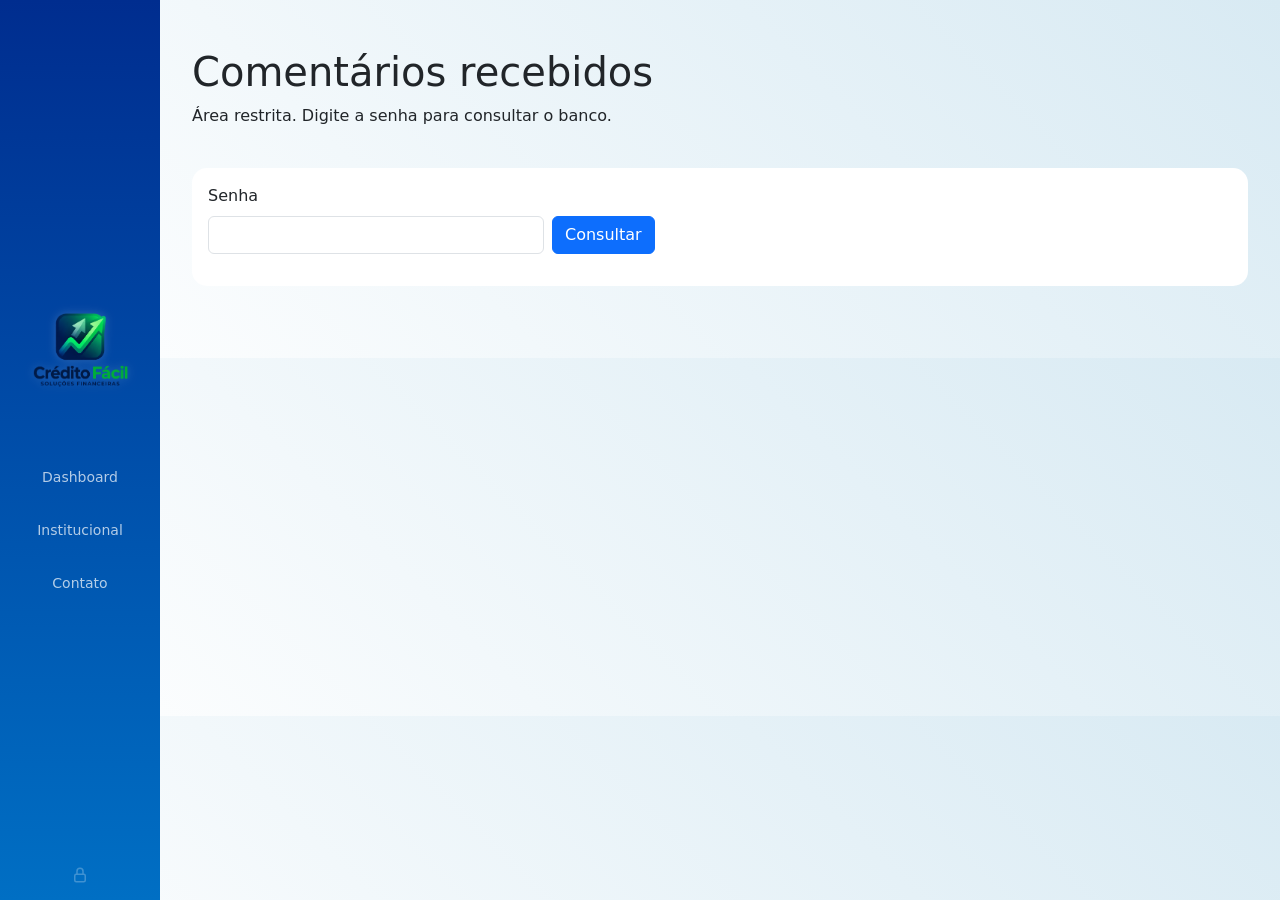
<file: frontend/admin.html>
<!DOCTYPE html>
<html lang="pt-BR">
<head>
    <meta charset="UTF-8">
    <meta name="viewport" content="width=device-width, initial-scale=1.0">
    <meta name="robots" content="noindex">
    <link rel="stylesheet" href="./styles/styles.css">
    <link href="https://cdn.jsdelivr.net/npm/bootstrap@5.3.8/dist/css/bootstrap.min.css" rel="stylesheet" integrity="sha384-sRIl4kxILFvY47J16cr9ZwB07vP4J8+LH7qKQnuqkuIAvNWLzeN8tE5YBujZqJLB" crossorigin="anonymous">
    <title>Comentários - Crédito Fácil</title>
    <link rel="shortcut icon" href="./imgs/favicon.png" type="image/x-icon">
</head>
<body>
        <nav class="nav flex-column">
      <a class="nav-logo" href="./index.html" aria-label="Ir para o Dashboard"></a>
      <a class="nav-link" href="./index.html">Dashboard</a>
      <a class="nav-link" href="./institucional.html">Institucional</a>
      <a class="nav-link" href="./contato.html">Contato</a>
      <button class="nav-link menu-btn" data-bs-toggle="collapse" data-bs-target="#nav-menu" aria-expanded="false">&#9776;</button>
      <div class="menu collapse" id="nav-menu">
        <a class="menu-item" href="./index.html">Dashboard</a>
        <a class="menu-item" href="./institucional.html">Institucional</a>
        <a class="menu-item" href="./contato.html">Contato</a>
      </div>
      <a class="nav-admin" href="./admin.html" title="Área restrita" aria-label="Área restrita">
        <svg viewBox="0 0 24 24" width="18" height="18" fill="none" stroke="currentColor" stroke-width="2" stroke-linecap="round" stroke-linejoin="round" aria-hidden="true"><rect x="5" y="11" width="14" height="10" rx="2"/><path d="M8 11V7a4 4 0 0 1 8 0v4"/></svg>
      </a>
    </nav>
    <div class="contentWrapper">
        <section>
            <div class="contentWrapper-header">
                <h1>Comentários recebidos</h1>
                Área restrita. Digite a senha para consultar o banco.
            </div>
        </section>
        <section>
            <div class="card">
                <div class="card-body">
                    <form id="formAdmin" class="row g-2 align-items-end" novalidate>
                        <div class="col-sm-6 col-md-4">
                            <label for="campoSenha" class="form-label">Senha</label>
                            <input type="password" class="form-control" id="campoSenha" autocomplete="current-password" required>
                        </div>
                        <div class="col-auto">
                            <button type="submit" class="btn btn-primary" id="botaoConsultar">Consultar</button>
                        </div>
                    </form>
                    <div id="avisoAdmin" class="mt-3" role="status" aria-live="polite"></div>
                    <pre id="consultaAdmin" class="mt-3 mb-2" hidden></pre>
                    <div class="table-responsive">
                        <table class="table table-striped table-sm" id="tabelaAdmin" hidden>
                            <thead></thead>
                            <tbody></tbody>
                        </table>
                    </div>
                </div>
            </div>
        </section>
    </div>
</body>
<script src="https://cdn.jsdelivr.net/npm/bootstrap@5.3.8/dist/js/bootstrap.bundle.min.js" integrity="sha384-FKyoEForCGlyvwx9Hj09JcYn3nv7wiPVlz7YYwJrWVcXK/BmnVDxM+D2scQbITxI" crossorigin="anonymous"></script>
<script src="./js/admin.js"></script>
</html>
</file>
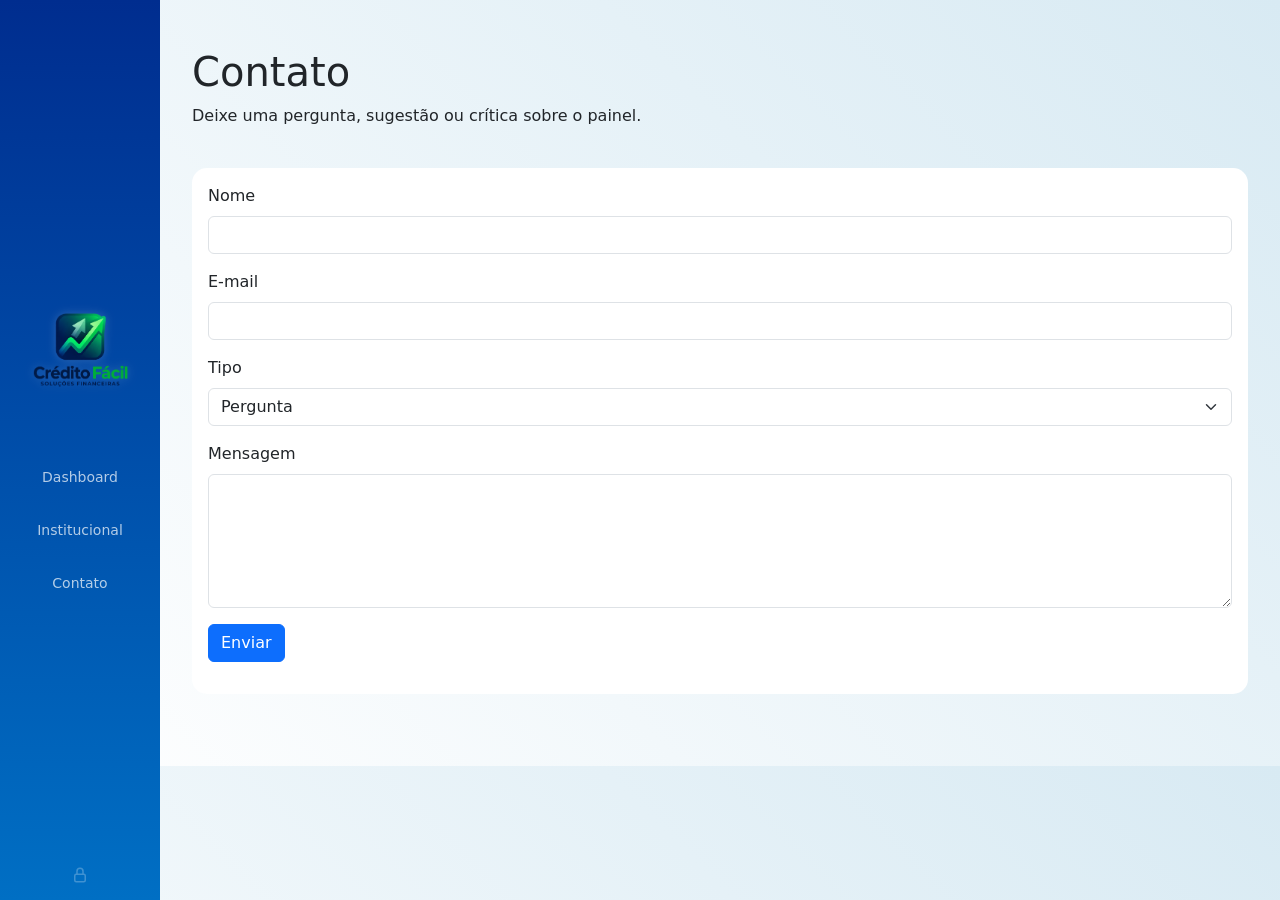
<file: frontend/contato.html>
<!DOCTYPE html>
<html lang="pt-BR">
<head>
    <meta charset="UTF-8">
    <meta name="viewport" content="width=device-width, initial-scale=1.0">
    <link rel="stylesheet" href="./styles/styles.css">
    <link href="https://cdn.jsdelivr.net/npm/bootstrap@5.3.8/dist/css/bootstrap.min.css" rel="stylesheet" integrity="sha384-sRIl4kxILFvY47J16cr9ZwB07vP4J8+LH7qKQnuqkuIAvNWLzeN8tE5YBujZqJLB" crossorigin="anonymous">
    <title>Contato - Crédito Fácil</title>
    <link rel="shortcut icon" href="./imgs/favicon.png" type="image/x-icon">
</head>
<body>
        <nav class="nav flex-column">
      <a class="nav-logo" href="./index.html" aria-label="Ir para o Dashboard"></a>
      <a class="nav-link" href="./index.html">Dashboard</a>
      <a class="nav-link" href="./institucional.html">Institucional</a>
      <a class="nav-link active" href="./contato.html">Contato</a>
      <button class="nav-link menu-btn" data-bs-toggle="collapse" data-bs-target="#nav-menu" aria-expanded="false">&#9776;</button>
      <div class="menu collapse" id="nav-menu">
        <a class="menu-item" href="./index.html">Dashboard</a>
        <a class="menu-item" href="./institucional.html">Institucional</a>
        <a class="menu-item" href="./contato.html">Contato</a>
      </div>
      <a class="nav-admin" href="./admin.html" title="Área restrita" aria-label="Área restrita">
        <svg viewBox="0 0 24 24" width="18" height="18" fill="none" stroke="currentColor" stroke-width="2" stroke-linecap="round" stroke-linejoin="round" aria-hidden="true"><rect x="5" y="11" width="14" height="10" rx="2"/><path d="M8 11V7a4 4 0 0 1 8 0v4"/></svg>
      </a>
    </nav>
    <div class="contentWrapper">
        <section>
            <div class="contentWrapper-header">
                <h1>Contato</h1>
                Deixe uma pergunta, sugestão ou crítica sobre o painel.
            </div>
        </section>
        <section>
            <div class="card">
                <div class="card-body">
                    <form id="formContato" novalidate>
                        <div class="mb-3">
                            <label for="campoNome" class="form-label">Nome</label>
                            <input type="text" class="form-control" id="campoNome" name="nome" maxlength="100" required>
                        </div>
                        <div class="mb-3">
                            <label for="campoEmail" class="form-label">E-mail</label>
                            <input type="email" class="form-control" id="campoEmail" name="email" maxlength="150" required>
                        </div>
                        <div class="mb-3">
                            <label for="campoTipo" class="form-label">Tipo</label>
                            <select class="form-select" id="campoTipo" name="tipo" required>
                                <option value="pergunta">Pergunta</option>
                                <option value="sugestao">Sugestão</option>
                                <option value="critica">Crítica</option>
                            </select>
                        </div>
                        <div class="mb-3">
                            <label for="campoMensagem" class="form-label">Mensagem</label>
                            <textarea class="form-control" id="campoMensagem" name="mensagem" rows="5" maxlength="2000" required></textarea>
                        </div>
                        <div style="position:absolute;left:-9999px;" aria-hidden="true">
                            <label for="campoEmpresa">Empresa</label>
                            <input type="text" id="campoEmpresa" name="empresa" tabindex="-1" autocomplete="off">
                        </div>
                        <button type="submit" class="btn btn-primary" id="botaoEnviar">Enviar</button>
                        <div id="avisoContato" class="mt-3" role="status" aria-live="polite"></div>
                    </form>
                </div>
            </div>
        </section>
    </div>
</body>
<script src="https://cdn.jsdelivr.net/npm/bootstrap@5.3.8/dist/js/bootstrap.bundle.min.js" integrity="sha384-FKyoEForCGlyvwx9Hj09JcYn3nv7wiPVlz7YYwJrWVcXK/BmnVDxM+D2scQbITxI" crossorigin="anonymous"></script>
<script src="./js/contato.js"></script>
</html>
</file>
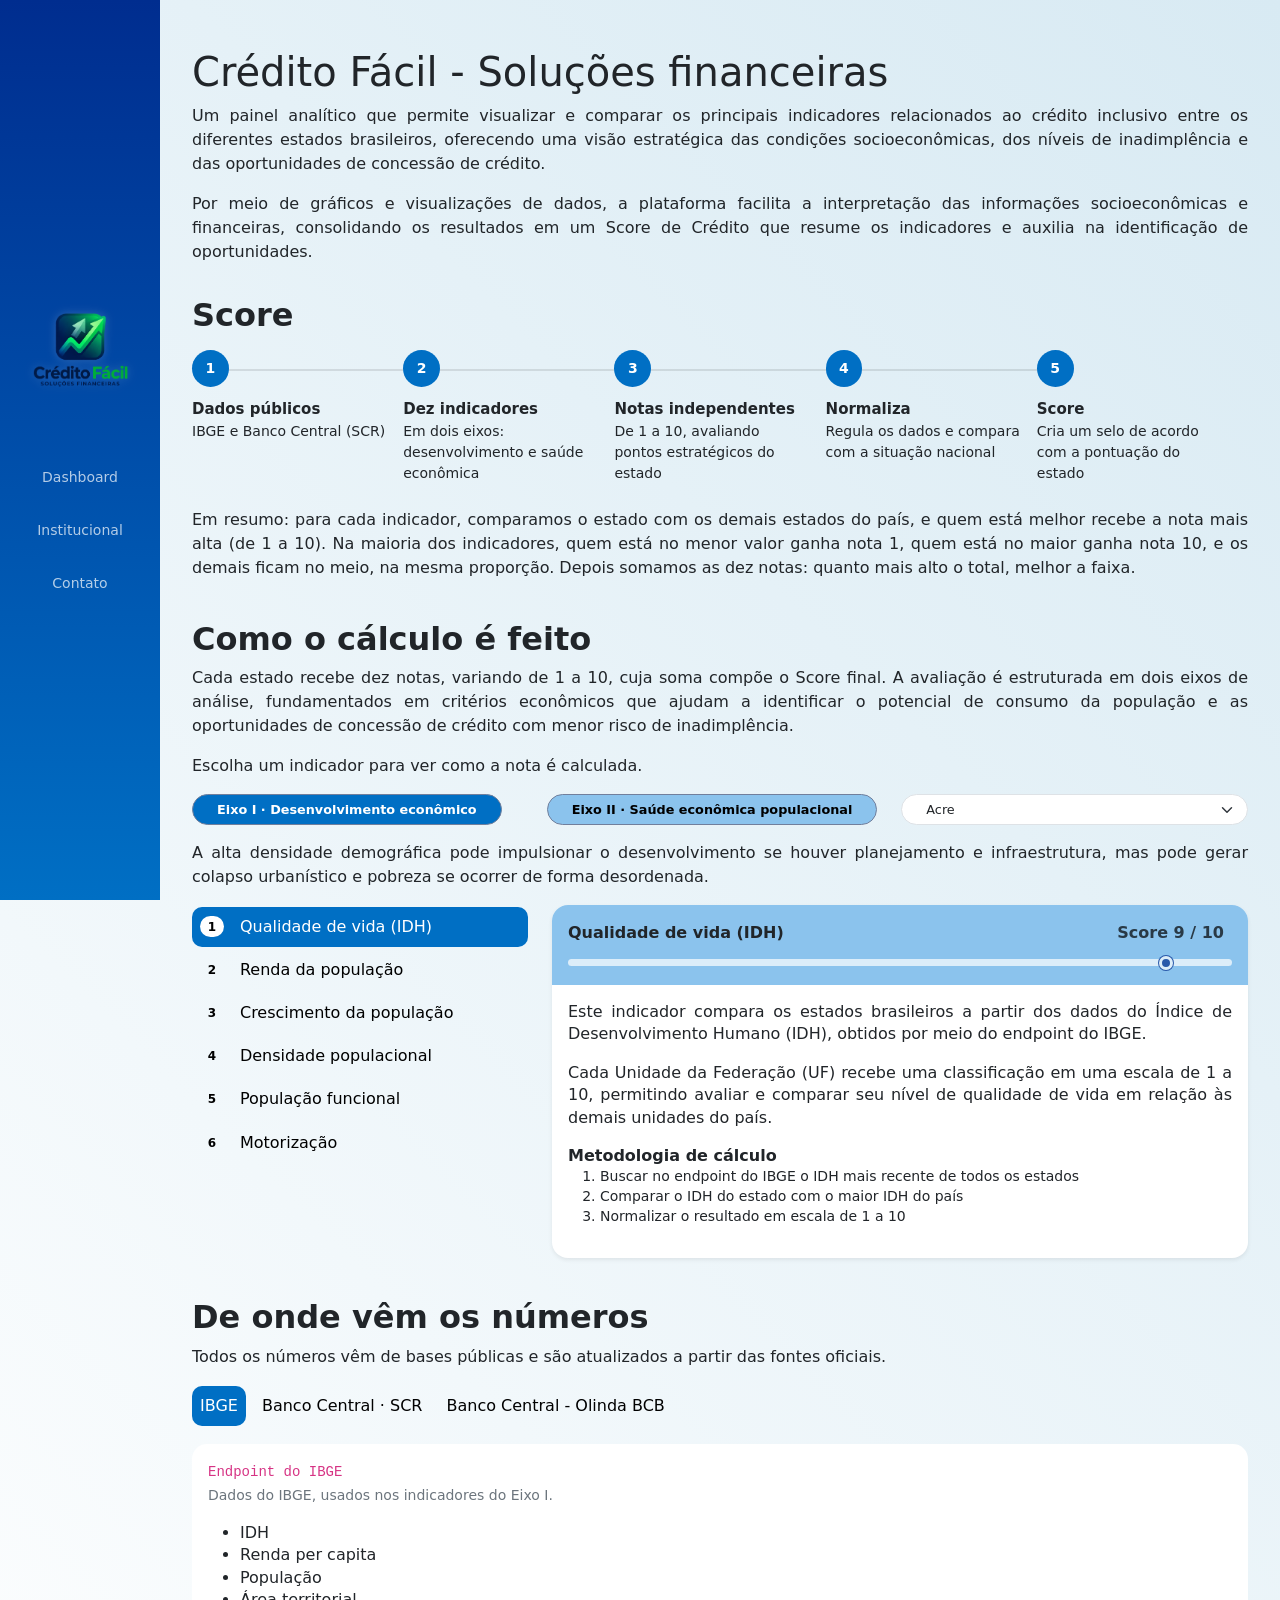
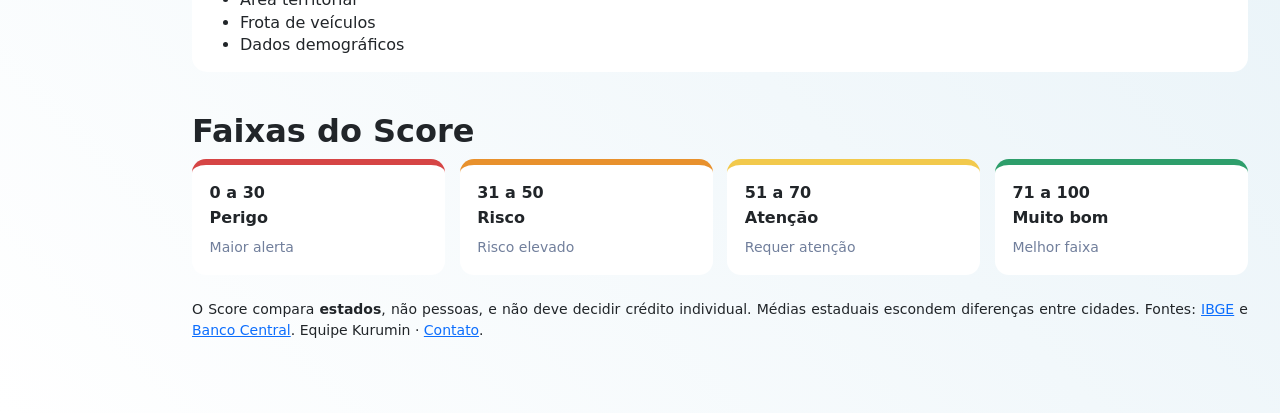
<file: frontend/institucional.html>
<!DOCTYPE html>
<html lang="pt-BR">
  <head>
    <meta charset="UTF-8" />
    <meta name="viewport" content="width=device-width, initial-scale=1.0" />
    <title>Crédito Fácil - Soluções financeiras</title>
    <link rel="shortcut icon" href="./imgs/favicon.png" type="image/x-icon" />
    <link rel="stylesheet" href="./styles/styles.css" />
    <link rel="stylesheet" href="./styles/institucional.css" />
    <link
      href="https://cdn.jsdelivr.net/npm/bootstrap@5.3.8/dist/css/bootstrap.min.css"
      rel="stylesheet"
      integrity="sha384-sRIl4kxILFvY47J16cr9ZwB07vP4J8+LH7qKQnuqkuIAvNWLzeN8tE5YBujZqJLB"
      crossorigin="anonymous"
    />
  </head>
  <body onload="pegarUf()">
    <nav class="nav flex-column">
      <a class="nav-logo" href="./index.html" aria-label="Ir para o Dashboard"></a>
      <a class="nav-link active" href="./index.html">Dashboard</a>
      <a class="nav-link" href="./institucional.html">Institucional</a>
      <a class="nav-link" href="./contato.html">Contato</a>
      <button class="nav-link menu-btn" data-bs-toggle="collapse" data-bs-target="#nav-menu" aria-expanded="false">&#9776;</button>
      <div class="menu collapse" id="nav-menu">
        <a class="menu-item" href="./index.html">Dashboard</a>
        <a class="menu-item" href="./institucional.html">Institucional</a>
        <a class="menu-item" href="./contato.html">Contato</a>
      </div>
    </nav>
    <main class="contentWrapper">
      <section>
        <div class="contentWrapper-header">
          <h1>Crédito Fácil - Soluções financeiras</h1>
          <p>
            Um painel analítico que permite visualizar e comparar os principais indicadores relacionados ao crédito inclusivo entre os diferentes
            estados brasileiros, oferecendo uma visão estratégica das condições socioeconômicas, dos níveis de inadimplência e das oportunidades de
            concessão de crédito.
          </p>
          <p>
            Por meio de gráficos e visualizações de dados, a plataforma facilita a interpretação das informações socioeconômicas e financeiras,
            consolidando os resultados em um Score de Crédito que resume os indicadores e auxilia na identificação de oportunidades.
          </p>
        </div>
        <h2 class="x-h contentWrapper-header">Score</h2>
        <div class="fluxocalculo">
          <div class="etapas"><b>Dados públicos</b>IBGE e Banco Central (SCR)</div>
          <div class="etapas"><b>Dez indicadores </b>Em dois eixos: desenvolvimento e saúde econômica</div>
          <div class="etapas"><b>Notas independentes</b>De 1 a 10, avaliando pontos estratégicos do estado</div>
          <div class="etapas"><b>Normaliza</b>Regula os dados e compara com a situação nacional</div>
          <div class="etapas"><b>Score</b>Cria um selo de acordo com a pontuação do estado</div>
        </div>
        <p class="subtitulo s-p mt-4">
          Em resumo: para cada indicador, comparamos o estado com os demais estados do país, e quem está melhor recebe a nota mais alta (de 1 a 10).
          Na maioria dos indicadores, quem está no menor valor ganha nota 1, quem está no maior ganha nota 10, e os demais ficam no meio, na mesma proporção. Depois somamos as dez notas: quanto mais alto o total,
          melhor a faixa.
        </p>
      </section>
      <section>
        <h2 class="x-h contentWrapper-header">Como o cálculo é feito</h2>
        <p class="">
          Cada estado recebe dez notas, variando de 1 a 10, cuja soma compõe o Score final. A avaliação é estruturada em dois eixos de análise,
          fundamentados em critérios econômicos que ajudam a identificar o potencial de consumo da população e as oportunidades de concessão de
          crédito com menor risco de inadimplência.
        </p>
        <p>Escolha um indicador para ver como a nota é calculada.</p>
        <ul class="nav gap-2 mb-3" id="axes" role="tablist" aria-label="Eixo">
          <li class="nav-item" role="presentation">
            <button
              class="nav-link2 active"
              id="eixo1-tab"
              data-bs-toggle="pill"
              data-bs-target="#eixo1"
              type="button"
              role="tab"
              aria-controls="eixo1"
              aria-selected="true"
            >
              Eixo I · Desenvolvimento econômico
            </button>
          </li>
          <li class="nav-item" role="presentation">
            <button
              class="botao-eixo nav-link2"
              id="eixo2-tab"
              data-bs-toggle="pill"
              data-bs-target="#eixo2"
              type="button"
              role="tab"
              aria-controls="eixo2"
              aria-selected="false"
            >
              Eixo II · Saúde econômica populacional
            </button>
          </li>
          <li>
            <select class="form-select" aria-label="" id="filtroUFSelect" selected="Acre">
              <option selected value="Acre">Acre</option>
              <option value="Alagoas">Alagoas</option>
              <option value="Amapa">Amapá</option>
              <option value="Amazonas">Amazonas</option>
              <option value="Bahia">Bahia</option>
              <option value="Ceara">Ceará</option>
              <option value="Distrito Federal">Distrito Federal</option>
              <option value="Espirito Santo">Espírito Santo</option>
              <option value="Goias">Goiás</option>
              <option value="Maranhao">Maranhão</option>
              <option value="Mato Grosso">Mato Grosso</option>
              <option value="Mato Grosso do Sul">Mato Grosso do Sul</option>
              <option value="Minas Gerais">Minas Gerais</option>
              <option value="Para">Pará</option>
              <option value="Paraiba">Paraíba</option>
              <option value="Parana">Paraná</option>
              <option value="Pernambuco">Pernambuco</option>
              <option value="Piaui">Piauí</option>
              <option value="Rio de Janeiro">Rio de Janeiro</option>
              <option value="Rio Grande do Norte">Rio Grande do Norte</option>
              <option value="Rio Grande do Sul">Rio Grande do Sul</option>
              <option value="Rondonia">Rondônia</option>
              <option value="Roraima">Roraima</option>
              <option value="Santa Catarina">Santa Catarina</option>
              <option value="Sao Paulo">São Paulo</option>
              <option value="Sergipe">Sergipe</option>
              <option value="Tocantins">Tocantins</option>
            </select>
          </li>
        </ul>

        <div class="tab-content">
          <div class="tab-pane fade show active" id="eixo1" role="tabpanel" aria-labelledby="eixo1-tab" tabindex="0">
            <p>
              A alta densidade demográfica pode impulsionar o desenvolvimento se houver planejamento e infraestrutura, mas pode gerar colapso
              urbanístico e pobreza se ocorrer de forma desordenada.
            </p>
            <div class="row g-4">
              <div class="col-md-4">
                <div class="nav flex-column nav-pills" role="tablist" aria-orientation="vertical" aria-label="Indicadores do Eixo I">
                  <button
                    class="nav-link3 active text-start d-flex align-items-center gap-3"
                    id="i1-tab"
                    data-bs-toggle="pill"
                    data-bs-target="#i1"
                    type="button"
                    role="tab"
                    aria-controls="i1"
                    aria-selected="true"
                  >
                    <span class="badge rounded-pill stepColor">1 </span>Qualidade de vida (IDH)
                  </button>
                  <button
                    class="nav-link3 text-start d-flex align-items-center gap-3"
                    id="i2-tab"
                    data-bs-toggle="pill"
                    data-bs-target="#i2"
                    type="button"
                    role="tab"
                    aria-controls="i2"
                    aria-selected="false"
                  >
                    <span class="badge rounded-pill stepColor">2 </span>Renda da população
                  </button>
                  <button
                    class="nav-link3 text-start d-flex align-items-center gap-3"
                    id="i3-tab"
                    data-bs-toggle="pill"
                    data-bs-target="#i3"
                    type="button"
                    role="tab"
                    aria-controls="i3"
                    aria-selected="false"
                  >
                    <span class="badge rounded-pill stepColor">3 </span>Crescimento da população
                  </button>
                  <button
                    class="nav-link3 text-start d-flex align-items-center gap-3"
                    id="i4-tab"
                    data-bs-toggle="pill"
                    data-bs-target="#i4"
                    type="button"
                    role="tab"
                    aria-controls="i4"
                    aria-selected="false"
                  >
                    <span class="badge rounded-pill stepColor">4 </span>Densidade populacional
                  </button>
                  <button
                    class="nav-link3 text-start d-flex align-items-center gap-3"
                    id="i5-tab"
                    data-bs-toggle="pill"
                    data-bs-target="#i5"
                    type="button"
                    role="tab"
                    aria-controls="i5"
                    aria-selected="false"
                  >
                    <span class="badge rounded-pill stepColor">5 </span>População funcional
                  </button>
                  <button
                    class="nav-link3 text-start d-flex align-items-center gap-3"
                    id="i6-tab"
                    data-bs-toggle="pill"
                    data-bs-target="#i6"
                    type="button"
                    role="tab"
                    aria-controls="i6"
                    aria-selected="false"
                  >
                    <span class="badge rounded-pill stepColor">6 </span>Motorização
                  </button>
                </div>
              </div>
              <div class="col-md-8">
                <div class="tab-content">
                  <div class="tab-pane fade show active" id="i1" role="tabpanel" aria-labelledby="i1-tab" tabindex="0">
                    <div class="card border-0 shadow-sm rounded-4 overflow-hidden">
                      <div class="indicator-header">
                        Qualidade de vida (IDH)
                        <div class="valor"></div>
                        <div class="escala"><span class="marcador" id="e1i1"></span></div>
                        <div class="nota" id="e1i1-n">Score 1/10</div>
                      </div>
                      <div class="card-body">
                        <p>
                          Este indicador compara os estados brasileiros a partir dos dados do Índice de Desenvolvimento Humano (IDH), obtidos por meio
                          do endpoint do IBGE.
                        </p>
                        <p>
                          Cada Unidade da Federação (UF) recebe uma classificação em uma escala de 1 a 10, permitindo avaliar e comparar seu nível de
                          qualidade de vida em relação às demais unidades do país.
                        </p>
                        <b>Metodologia de cálculo</b>
                        <ol class="card-body-reduce">
                          <li>Buscar no endpoint do IBGE o IDH mais recente de todos os estados</li>
                          <li>Comparar o IDH do estado com o maior IDH do país</li>
                          <li>Normalizar o resultado em escala de 1 a 10</li>
                        </ol>
                      </div>
                    </div>
                  </div>

                  <div class="tab-pane fade" id="i2" role="tabpanel" aria-labelledby="i2-tab" tabindex="0">
                    <div class="card border-0 shadow-sm rounded-4 overflow-hidden">
                      <div class="indicator-header">
                        Renda da população
                        <div class="valor"></div>
                        <div class="escala"><span class="marcador" id="e1i2"></span></div>
                        <div class="nota" id="e1i2-n">Score 1/10</div>
                      </div>
                      <div class="card-body">
                        <p>
                          Este indicador apresenta um comparativo da renda per capita entre todos os estados brasileiros. Com base nesses dados, o
                          estado atualmente selecionado recebe uma pontuação (score) de 1 a 10, permitindo visualizar sua posição em relação às demais
                          Unidades da Federação (UFs).
                        </p>
                        <p>A métrica de normalização é a fórmula de normalização linear Min-Max.</p>
                        <p>Score = 1 + 9 × ((x − xmin) / (xmax − xmin))</p>
                        <b>Metodologia de cálculo</b>
                        <ol class="card-body-reduce">
                          <li>Buscar no endpoint do IBGE a renda per capita mais recente de todos os estados</li>
                          <li>Comparar os estados com maior e menor renda do país</li>
                          <li>Normalizar os dados usando fórmula linear min-max</li>
                        </ol>
                      </div>
                    </div>
                  </div>

                  <div class="tab-pane fade" id="i3" role="tabpanel" aria-labelledby="i3-tab" tabindex="0">
                    <div class="card border-0 shadow-sm rounded-4 overflow-hidden">
                      <div class="indicator-header">
                        Crescimento da população
                        <div class="valor"></div>
                        <div class="escala"><span class="marcador" id="e1i3"></span></div>
                        <div class="nota" id="e1i3-n">Score 1/10</div>
                      </div>
                      <div class="card-body">
                        <p>
                          O crescimento da população indica se o mercado consumidor do estado está aumentando ou diminuindo ao longo do tempo, e este indicador
                          compara o crescimento do estado selecionado com o das demais UFs.
                        </p>
                        <p>
                          Primeiro calculamos a taxa de crescimento populacional de cada estado e depois fazemos a normalização usando a fórmula
                          de Score Min-Max.
                        </p>
                        <b>Metodologia de cálculo</b>
                        <ol class="card-body-reduce">
                          <li>Buscar no endpoint do IBGE os dados populacionais de todos os estados</li>
                          <li>Comparar o crescimento populacional de todos</li>
                          <li>Crescimento populacional = ((Pf − Pi) / Pi) × 100</li>
                          <li>Normalizar o resultado em escala de 1 a 10</li>
                        </ol>
                      </div>
                    </div>
                  </div>

                  <div class="tab-pane fade" id="i4" role="tabpanel" aria-labelledby="i4-tab" tabindex="0">
                    <div class="card border-0 shadow-sm rounded-4 overflow-hidden">
                      <div class="indicator-header">
                        Densidade populacional
                        <div class="valor"></div>
                        <div class="escala"><span class="marcador" id="e1i4"></span></div>
                        <div class="nota" id="e1i4-n">Score 1/10</div>
                      </div>
                      <div class="card-body">
                        <p>
                          Densidade populacional representa a concentração geográfica de consumidores e atividades econômicas. Quanto mais denso e
                          populoso, maior o número de oportunidades de empreender ou de gerar maior movimento econômico na região.
                        </p>
                        <p>Nesse caso, esse indicador compara a concentração de pessoas, enquanto a população total indica o volume por região.</p>
                        <b>Metodologia de cálculo</b>
                        <ol class="card-body-reduce">
                          <li>Buscar no endpoint do IBGE a densidade populacional de todos os estados</li>
                          <li>Comparar os estados com maior e menor população do país</li>
                          <li>Normalizar os dados usando fórmula linear min-max</li>
                        </ol>
                      </div>
                    </div>
                  </div>

                  <div class="tab-pane fade" id="i5" role="tabpanel" aria-labelledby="i5-tab" tabindex="0">
                    <div class="card border-0 shadow-sm rounded-4 overflow-hidden">
                      <div class="indicator-header">
                        População funcional
                        <div class="valor"></div>
                        <div class="escala"><span class="marcador" id="e1i5"></span></div>
                        <div class="nota" id="e1i5-n">Score 1/10</div>
                      </div>
                      <div class="card-body">
                        <p>
                          Este indicador irá avaliar a capacidade de um estado de movimentar sua economia por meio da disponibilidade de mão de obra
                          em idade potencialmente produtiva. Alta disponibilidade de mão de obra implica maior Score.
                        </p>
                        <p>
                          O indicador considera a população entre 20 e 60 anos, partindo do princípio de que essa parcela representa uma importante
                          força potencial de trabalho para a economia.
                        </p>
                        <b>Metodologia de cálculo</b>
                        <ol class="card-body-reduce">
                          <li>Buscar no endpoint do IBGE dados populacionais mais recentes de todos os estados</li>
                          <li>Comparar a média de idades por estado e em relação ao mais produtivo</li>
                          <li>Normalizar o resultado em escala de 1 a 10</li>
                        </ol>
                      </div>
                    </div>
                  </div>

                  <div class="tab-pane fade" id="i6" role="tabpanel" aria-labelledby="i6-tab" tabindex="0">
                    <div class="card border-0 shadow-sm rounded-4 overflow-hidden">
                      <div class="indicator-header">
                        Estrutura do estado - Motorização
                        <div class="valor"></div>
                        <div class="escala"><span class="marcador" id="e1i6"></span></div>
                        <div class="nota" id="e1i6-n">Score 1/10</div>
                      </div>
                      <div class="card-body">
                        <p>
                          A taxa de motorização é indicador que foca na avaliação do nível de acesso da população a veículos e, indiretamente,
                          aspectos da capacidade econômica e da infraestrutura de mobilidade de um estado.
                        </p>
                        <p>
                          Este indicador pode ajudar em específico operadores de crédito automotivo, já que mostra onde estão as maiores concentrações
                          de veículos e a capacidade da população de manter a manutenção destes.
                        </p>
                        <b>Metodologia de cálculo</b>
                        <ol class="card-body-reduce">
                          <li>Buscar no endpoint do IBGE os dados de População e Total de veículos do ano vigente</li>
                          <li>Comparar a frota do estado com as demais UFs do país</li>
                          <li>Normalizar o resultado em escala de 1 a 10 usando min-max</li>
                        </ol>
                      </div>
                    </div>
                  </div>
                </div>
              </div>
            </div>
          </div>
          <div class="tab-pane fade" id="eixo2" role="tabpanel" aria-labelledby="eixo2-tab" tabindex="0">
            <p>
              A inadimplência da população pode ser um risco para o operador de crédito. A partir desse eixo vamos analisar a dívida populacional e
              direcionar as oportunidades para onde o risco seja mais baixo.
            </p>
            <div class="row g-4">
              <div class="col-md-4">
                <div class="nav flex-column nav-pills" role="tablist" aria-orientation="vertical" aria-label="Indicadores do Eixo II">
                  <button
                    class="nav-link3 active text-start d-flex align-items-center gap-3"
                    id="i7-tab"
                    data-bs-toggle="pill"
                    data-bs-target="#i7"
                    type="button"
                    role="tab"
                    aria-controls="i7"
                    aria-selected="true"
                  >
                    <span class="badge rounded-pill stepColor">7 </span>Endividamento
                  </button>
                  <button
                    class="nav-link3 text-start d-flex align-items-center gap-3"
                    id="i8-tab"
                    data-bs-toggle="pill"
                    data-bs-target="#i8"
                    type="button"
                    role="tab"
                    aria-controls="i8"
                    aria-selected="false"
                  >
                    <span class="badge rounded-pill stepColor">8 </span>Inadimplência
                  </button>
                  <button
                    class="nav-link3 text-start d-flex align-items-center gap-3"
                    id="i9-tab"
                    data-bs-toggle="pill"
                    data-bs-target="#i9"
                    type="button"
                    role="tab"
                    aria-controls="i9"
                    aria-selected="false"
                  >
                    <span class="badge rounded-pill stepColor">9 </span>Comprometimento da renda
                  </button>
                  <button
                    class="nav-link3 text-start d-flex align-items-center gap-3"
                    id="i10-tab"
                    data-bs-toggle="pill"
                    data-bs-target="#i10"
                    type="button"
                    role="tab"
                    aria-controls="i10"
                    aria-selected="false"
                  >
                    <span class="badge rounded-pill stepColor">10 </span>Acesso ao crédito
                  </button>
                </div>
              </div>
              <div class="col-md-8">
                <div class="tab-content">
                  <div class="tab-pane fade show active" id="i7" role="tabpanel" aria-labelledby="i7-tab" tabindex="0">
                    <div class="card border-0 shadow-sm rounded-4 overflow-hidden">
                      <div class="indicator-header">
                        Inadimplência populacional
                        <div class="valor"></div>
                        <div class="escala"><span class="marcador" id="e2i7"></span></div>
                        <div class="nota" id="e2i7-n">Score 1/10</div>
                      </div>
                      <div class="card-body">
                        <p>
                          Esse indicador permite identificar o endividamento médio por pessoa em cada estado, oferecendo uma base para avaliar o
                          potencial de recuperação do crédito e comparar os níveis de endividamento entre as diferentes unidades da Federação.
                        </p>
                        <p>
                          Cada Unidade da Federação (UF) recebe uma classificação em uma escala de 1 a 10. Quanto maior o Score, maior o potencial de
                          recuperação da dívida e a propensão ao pagamento.
                        </p>
                        <b>Metodologia de cálculo</b>
                        <ol class="card-body-reduce">
                          <li>Buscar nos dados do banco central (SCR) a dívida populacional</li>
                          <li>Calcular a probabilidade de pagamento</li>
                          <li>Normalizar o resultado em escala de 1 a 10</li>
                        </ol>
                      </div>
                    </div>
                  </div>

                  <div class="tab-pane fade" id="i8" role="tabpanel" aria-labelledby="i8-tab" tabindex="0">
                    <div class="card border-0 shadow-sm rounded-4 overflow-hidden">
                      <div class="indicator-header">
                        Tempo inadimplente
                        <div class="valor"></div>
                        <div class="escala"><span class="marcador" id="e2i8"></span></div>
                        <div class="nota" id="e2i8-n">Score 1/10</div>
                      </div>
                      <div class="card-body">
                        <p>
                          Esse indicador irá comparar a relação de dívida total populacional com a dívida de recuperação rápida, quanto mais rápido
                          for a chance da dívida ser quitada maior potencial para um novo empréstimo ou carta de crédito que a população tem.
                        </p>
                        <p>A comparação de dívidas será baseada em inadimplência menor que 90 dias e carteira inadimplente total.</p>
                        <b>Metodologia de cálculo</b>
                        <ol class="card-body-reduce">
                          <li>Buscar nos dados do Banco Central dados de inadimplência</li>
                          <li>Comparar os tipos de divida e possibilidade de pagamento</li>
                          <li>Normalizar o resultado em escala de 1 a 10</li>
                        </ol>
                      </div>
                    </div>
                  </div>

                  <div class="tab-pane fade" id="i9" role="tabpanel" aria-labelledby="i9-tab" tabindex="0">
                    <div class="card border-0 shadow-sm rounded-4 overflow-hidden">
                      <div class="indicator-header">
                        Porte dos endividados
                        <div class="valor"></div>
                        <div class="escala"><span class="marcador" id="e2i9"></span></div>
                        <div class="nota" id="e2i9-n">Score 1/10</div>
                      </div>
                      <div class="card-body">
                        <p>
                          O porte implica em quão rápido a dívida pode ser quitada baseado no poder aquisitivo do inadimplente, um porte maior implica
                          que a possibilidade de quitação de divida maior
                        </p>
                        <p>
                          Dos dados abertos do Banco Central os dados são comparados e estimado a probabilidade de quitação de dívida de acordo com a
                          renda média da população inadimplente.
                        </p>
                        <b>Metodologia de cálculo</b>
                        <ol class="card-body-reduce">
                          <li>Realizar a comparação de faixa salarial da população por UF</li>
                          <li>Comparar o valor médio de dívida por cidadão</li>
                          <li>Normalizar o resultado em escala de 1 a 10</li>
                        </ol>
                      </div>
                    </div>
                  </div>

                  <div class="tab-pane fade" id="i10" role="tabpanel" aria-labelledby="i10-tab" tabindex="0">
                    <div class="card border-0 shadow-sm rounded-4 overflow-hidden">
                      <div class="indicator-header">
                        Acesso ao crédito
                        <div class="valor"></div>
                        <div class="escala"><span class="marcador" id="e2i10"></span></div>
                        <div class="nota" id="e2i10-n">Score 1/10</div>
                      </div>
                      <div class="card-body">
                        <p>
                          Avalia a relação entre o volume de crédito concedido pelas instituições financeiras e o nível de inadimplência da população.
                          O indicador busca identificar regiões nas quais o acesso ao crédito está associado a uma carteira saudável, com menor
                          comprometimento por dívidas em atraso.
                        </p>
                        <p>Uma carteira de crédito expressiva pode dizer que a instituição financeira já “acredita” que um empréstimo será pago.</p>
                        <b>Metodologia de cálculo</b>
                        <ol class="card-body-reduce">
                          <li>Buscar no endpoint do Banco central os dados de inadimplência</li>
                          <li>Compara o valor de carteira ativa e inadimplência total</li>
                          <li>Normalizar o resultado em escala de 1 a 10</li>
                        </ol>
                      </div>
                    </div>
                  </div>
                </div>
              </div>
            </div>
          </div>
        </div>
      </section>
      <section>
        <h2 class="x-h">De onde vêm os números</h2>
        <p class="subtitulo">Todos os números vêm de bases públicas e são atualizados a partir das fontes oficiais.</p>
        <ul class="nav nav-pills gap-2 mb-3" id="ftabs" role="tablist" aria-label="Fonte de dados">
          <li class="nav-item" role="presentation">
            <button
              class="nav-link3 active"
              id="f0-tab"
              data-bs-toggle="pill"
              data-bs-target="#f0"
              type="button"
              role="tab"
              aria-controls="f0"
              aria-selected="true"
            >
              IBGE
            </button>
          </li>
          <li class="nav-item" role="presentation">
            <button
              class="nav-link3"
              id="f1-tab"
              data-bs-toggle="pill"
              data-bs-target="#f1"
              type="button"
              role="tab"
              aria-controls="f1"
              aria-selected="false"
            >
              Banco Central · SCR
            </button>
          </li>
          <li class="nav-item" role="presentation">
            <button
              class="nav-link3"
              id="f2-tab"
              data-bs-toggle="pill"
              data-bs-target="#f2"
              type="button"
              role="tab"
              aria-controls="f1"
              aria-selected="false"
            >
              Banco Central - Olinda BCB
            </button>
          </li>
        </ul>
        <div class="tab-content">
          <div class="tab-pane fade show active" id="f0" role="tabpanel" aria-labelledby="f0-tab" tabindex="0">
            <div class="card card-body">
              <p class="mb-1">
                <code> Endpoint do IBGE</code>
              </p>
              <p class="small text-secondary">Dados do IBGE, usados nos indicadores do Eixo I.</p>
              <ul class="mb-0">
                <li>IDH</li>
                <li>Renda per capita</li>
                <li>População</li>
                <li>Área territorial</li>
                <li>Frota de veículos</li>
                <li>Dados demográficos</li>
              </ul>
            </div>
          </div>
          <div class="tab-pane fade" id="f1" role="tabpanel" aria-labelledby="f1-tab" tabindex="0">
            <div class="card card-body">
              <p class="mb-1"><code>Base do SCR</code></p>
              <p class="small text-secondary">Dados do Banco Central, usados nos indicadores do Eixo II.</p>
              <ul class="mb-0">
                <li>Saldo de crédito</li>
                <li>Saldo em atraso</li>
                <li>Carteira ativa</li>
                <li>Porte dos inadimplentes</li>
                <li>População inadimplente</li>
              </ul>
            </div>
          </div>
          <div class="tab-pane fade" id="f2" role="tabpanel" aria-labelledby="f2-tab" tabindex="0">
            <div class="card card-body">
              <p class="mb-1"><code>Olinda BCB</code></p>
              <p class="small text-secondary">Dados do Banco Central, usados nos indicadores do Eixo II.</p>
              <ul class="mb-0">
                <li>Taxa de Juros crédito</li>
                <li>Instituições financeiras</li>
                <li>Número de clientes</li>
              </ul>
            </div>
          </div>
        </div>
      </section>

      <section>
        <h2 class="x-h">Faixas do Score</h2>
        <div class="faixa-scores">
          <div class="x-bd" style="--c: #d64545"><b>0 a 30</b><span>Perigo</span><small>Maior alerta</small></div>
          <div class="x-bd" style="--c: #e8912d"><b>31 a 50</b><span>Risco</span><small>Risco elevado</small></div>
          <div class="x-bd" style="--c: #f2c94c"><b>51 a 70</b><span>Atenção</span><small>Requer atenção</small></div>
          <div class="x-bd" style="--c: #2e9e6b"><b>71 a 100</b><span>Muito bom</span><small>Melhor faixa</small></div>
        </div>
        <p class="small mt-4">
          O Score compara <b>estados</b>, não pessoas, e não deve decidir crédito individual. Médias estaduais escondem diferenças entre cidades.
          Fontes: <a href="https://www.ibge.gov.br" target="_blank" rel="noopener noreferrer">IBGE</a> e
          <a href="https://www.bcb.gov.br" target="_blank" rel="noopener noreferrer">Banco Central</a>. Equipe Kurumin ·
          <a href="./contato.html">Contato</a>.
        </p>
      </section>
    </main>
  </body>
  <script
    src="https://cdn.jsdelivr.net/npm/bootstrap@5.3.8/dist/js/bootstrap.bundle.min.js"
    integrity="sha384-FKyoEForCGlyvwx9Hj09JcYn3nv7wiPVlz7YYwJrWVcXK/BmnVDxM+D2scQbITxI"
    crossorigin="anonymous"
  ></script>
  <script src="./js/institucional.js"></script>
</html>
</file>
<file: frontend/styles/styles.css>
:root {
  --color-primary: #006fc4;
  --color-primary-green: #04af3a;
  --color-primary-light: #8bc3ed;
  --color-primary-dark: #002d8f;
  --color-light: #ffffff;
  --color-dark-grey: #717f9c;
  --color-black: #000000;
}

* {
  margin: 0;
  padding: 0;
  box-sizing: border-box;
  position: relative;
}

body {
  width: 100%;
  font-size: 16px;
  background-color: var(--color-light);
  color: var(--color-black);
  font-family: Arial, Helvetica, sans-serif;
  display: block;
  background: linear-gradient(45deg, #ffffff 0%, #d8eaf3 100%);
}

section {
  margin: 1rem 0 2.5rem 0;
}

.flex {
  display: flex;
  justify-content: center;
  align-items: center;
}

.row {
  margin: 1rem 0;
}

.card {
  background-color: var(--color-light);
  border-radius: 15px !important;
  border: solid var(--color-grey) 1px !important;
  font-size: 16px;
  height: 100% !important;
  text-align: justify;
  text-justify: inter-word;
}

.containerGrafico {
  width: 100%;
  height: 30rem;
  padding: 2rem;
}

section .card-body {
  font-size: 16px;
}

section .card-text {
  font-size: 14px;
}

.card-font {
  font-size: 12px;
  font-weight: bolder;
  opacity: 0.5;
}

nav {
  z-index: 1050;
  width: 10rem;
  position: fixed;
  height: 100vh;
  background: var(--color-primary-dark);
  background: linear-gradient(0deg, var(--color-primary) 0%, var(--color-primary-dark) 100%);
  justify-content: center;
  padding: 1rem !important;
  color: var(--color-light);
  gap: 1rem;
}

nav .nav-link {
  color: var(--color-light);
  text-decoration: none;
  text-align: center;
  z-index: 10;
  font-size: 14px;
  opacity: 0.7;
}

.nav-logo {
  display: block;
  width: 100%;
  height: 6rem;
  content: '';
  margin-bottom: 3rem;
  background-image: url(../imgs/Logo-vertical.png);
  background-size: contain;
  background-position: center;
  background-repeat: no-repeat;
  -webkit-filter: drop-shadow(0px 0px 5px #ffffff2d);
  filter: drop-shadow(0px 0px 5px #ffffff2d);
}

.nav-link {
  color: var(--color-light) !important;
  text-decoration: none;
  text-align: center;
  z-index: 10;
  font-size: 1rem;
  opacity: 0.7;
}

#nav-menu,
nav button {
  visibility: hidden;
  position: absolute;
}

.contentWrapper {
  padding: 2rem 2rem 2rem 12rem;
  position: relative;
  width: 100vw;
}

.contentWrapper-main {
  width: 100%;
  position: sticky;
  margin: 1rem 0 2.5rem 0;
  top: 1rem;
  z-index: 10;
  border-radius: 15px;
  padding: 1rem;
  background-color: var(--color-light);
  font-weight: bold;
  border: solid var(--color-grey) 1px;
  display: flex;
  flex-direction: row;
  gap: 2rem;
}

.contentWrapper-main button {
  background-color: var(--color-light);
  color: var(--color-primary-dark);
  padding: 0.5rem 2rem;
  flex: 1;
}

.contentWrapper-main--buttons {
  display: flex;
  flex-direction: column;
  position: sticky;
  width: 100%;
  flex: 4;
}

.scoreConteiner {
  width: 10rem;
  flex-direction: column;
  flex: 1;
}

.scoreConteiner .scoreConteiner-info {
  transition: 1s;
  font-size: 16px;
  line-height: 1.3rem;
  font-weight: lighter;
  -webkit-text-stroke: 0.5px var(--color-black);
}

.progress {
  width: 100%;
  margin-top: 0.5rem;
  flex: 1;
}

#scoreBar {
  width: 100%;
}

.dbCard {
  font-size: 14px;
  color: var(--color-dark-grey);
}

.dbCard span:first-child {
  text-transform: uppercase;
}

.dbCard-row--title {
  font-size: 12px;
  text-transform: uppercase;
  color: var(--color-grey);
  margin-top: 0.5rem;
}

.dbCard-text {
  flex: 1 !important;
}

.dbCard-text span {
  font-weight: bold;
  display: block;
}

.dbCard .row {
  width: 100%;
  margin: 0;
}

.dbCard .col {
  flex: 0;
}

.dbCard-icon {
  width: 2.4rem !important;
  height: 2.4rem;
  min-width: 2.4rem;
  min-height: 2.4rem;
  background-color: var(--color-primary-dark);
}

.dbCard-inst {
  -webkit-mask-image: url(../imgs/endpoint.svg);
  mask-image: url(../imgs/endpoint.svg);
}

.dbCard-orig {
  -webkit-mask-image: url(../imgs/tag.svg);
  mask-image: url(../imgs/tag.svg);
}

.menu-btn {
  display: none;
}

@media screen and (max-width: 1000px) {
  nav {
    width: 100%;
    height: 5rem;
    position: fixed;
    display: flex;
    flex-direction: row;
    justify-content: space-between;
    align-items: center;
    padding: 0.6rem 1.5rem !important;
  }

  .nav-logo {
    background-image: url(../imgs/logo.png);
    height: 3.5rem !important;
    width: 10rem !important;
    margin-bottom: 0 !important;
    margin-right: auto !important;
  }

  nav .nav-link {
    display: none;
  }

  .nav-admin {
    display: none;
  }

  .menu-btn {
    display: inline-block !important;
    width: auto;
    visibility: visible;
    position: relative !important;
    padding: 8px 16px;
    color: white !important;
    margin-left: auto;
    margin-top: 10px;
  }

  .menu {
    display: none;
  }

  .menu.collapse.show {
    display: block !important;
    visibility: visible !important;
    position: absolute;
    top: 100%;
    left: 0;
    width: 100%;
    background-color: var(--color-primary-dark);
    padding: 1rem;
    z-index: 1000;
  }

  .menu-item {
    display: block;
    color: white;
    text-decoration: none;
    text-align: center;
    padding: 10px;
  }

  .scoreConteiner {
    width: 48%;
  }

  .scoreConteiner .progress {
    width: 60%;
    height: 1.5rem !important;
    min-height: 1.5rem !important;
  }

  .contentWrapper {
    padding: 6rem 1.5rem 1.5rem 1.5rem;
    width: 100%;
  }

  .contentWrapper-main {
    flex-direction: row;
    flex-wrap: wrap;
    /* position: relative; */
    top: 5.5rem;
  }

  .contentWrapper-main--buttons {
    flex: 0 0 100%;
  }

  .col-9 {
    width: 100% !important;
    margin-bottom: 1rem;
  }

  .col-3 {
    width: 100% !important;
  }

  .col-3 .card {
    height: auto !important;
    padding: 0.5rem;
  }

  .dbCard {
    display: grid;
    grid-template-columns: 1fr 1fr;
    width: 100%;
    gap: 0.3rem 2rem;
  }

  .dbCard span:first-child {
    grid-column: 1 / 3;
    grid-row: 1;
    margin-bottom: 0.5rem;
  }

  .dbCard-row--title:first-of-type {
    grid-column: 1;
    grid-row: 2;
  }
  .dbCard .row:first-of-type {
    grid-column: 1;
    grid-row: 3;
  }

  .dbCard-row--title:last-of-type {
    grid-column: 2;
    grid-row: 2;
  }
  .dbCard .row:last-of-type {
    grid-column: 2;
    grid-row: 3;
  }
  .scoreConteiner .scoreConteiner-info {
    font-size: 14px;
    line-height: 1.1rem;
  }
}

.nav-admin {
  position: absolute;
  bottom: 1rem;
  left: 50%;
  transform: translateX(-50%);
  color: var(--color-light);
  opacity: 0.25;
  line-height: 0;
  transition: opacity 0.2s;
}

.nav-admin:hover,
.nav-admin:focus-visible {
  opacity: 0.9;
}
</file>
<file: frontend/styles/institucional.css>
.cabecalho {
  background: linear-gradient(135deg, var(--color-primary-dark) 0%, var(--color-primary) 100%);
  color: var(--color-light);
}
.cabecalho h1 {
  margin-bottom: 1rem;
}
.contentWrapper-header {
  text-align: justify;
  text-justify: inter-word;
}
.textoprincipal,
p {
  opacity: 0, 9;
  text-align: justify;
  text-justify: inter-word;
}
.x-h {
  margin-top: 2rem;
  font-weight: 600;
}
.subtitulo {
  text-align: justify;
  text-justify: inter-word;
}

section li {
  visibility: visible;
}

.dropdown {
  display: inline-flex;
  align-items: center;
  flex-wrap: wrap;
  gap: 0.4rem;
  font-size: 14px;
}
.x-seg > span {
  margin-right: 0.4rem;
  opacity: 0.85;
}
.x-seg div {
  display: inline-flex;
  background: rgba(255, 255, 255, 0.16);
  border-radius: 99px;
  padding: 4px;
}
.x-seg button {
  border: 0;
  background: transparent;
  color: var(--color-light);
  font-weight: bold;
  font-size: 14px;
  border-radius: 99px;
  padding: 0.5rem 1.1rem;
}
.x-seg button[aria-pressed='true'] {
  background: var(--color-light);
  color: var(--color-primary-dark);
}

.stepColor {
  background-color: transparent;
  color: var(--color-black) !important;
}

.nav-link3:hover:not(.active) .stepColor {
  background-color: var(--color-light);
  color: var(--color-black) !important;
}

.nav-link3.active .stepColor {
  background-color: var(--color-light);
  color: var(--color-black) !important;
}

.nav-link3 {
  opacity: 1;
  background-color: transparent;
  padding: 0.5rem 0.5rem;
  border-radius: 10px;
  border: none;
  margin: 0.1rem 0;
}

.nav-link3:hover:not(.active) {
  background-color: var(--color-primary-light);
  color: var(--color-primary);
}

.nav-link3.active {
  background-color: var(--color-primary);
  color: var(--color-light);
}

.valor {
  font-weight: bold;
  margin-bottom: 14px;
}
.escala {
  z-index: 100;
  height: 7px;
  border-radius: 10px;
  background: white;
  opacity: 0.7;
  position: relative;
  margin: 3px 0 3px;
}
.marcador {
  width: 14px;
  height: 14px;
  border: 3px solid var(--color-light);
  border-radius: 50%;
  background: var(--color-primary-dark);
  position: absolute;
  top: 50%;
  transform: translate(-50%, -50%);
  box-shadow: 0 0 0 1px var(--color-primary-dark);
}
.nota {
  font-weight: bold;
  color: var(--color-black);
  opacity: 0.7;
  position: absolute;
  top: 1rem;
  right: 1.5rem;
}
#axes {
  display: grid;
  grid-template-columns: 1fr 1fr 1fr;
  flex-grow: 1;
}

#axes select {
  border-radius: 30px;
  font-size: 0.8rem;
  height: 100%;
  padding: 0.3rem 1.5rem !important;
}

#axes .nav-link2 {
  padding: 0.3rem 1.5rem !important;
  background-color: var(--color-primary-light);
  font-weight: 600;
  font-size: 0.8rem;
  color: var(--color-black);
  border: 1px solid var(--color-dark-grey);
  border-radius: 30px;
  opacity: 1;
}

#axes .nav-link2:hover {
  border: 1px solid var(--color-primary);
}

#axes .nav-link2:hover:not(.active) {
  background-color: var(--color-primary-light);
  color: var(--color-primary);
}
#axes .nav-link2.active {
  background-color: var(--color-primary);
  color: var(--color-light) !important;
}

.indicator-header {
  width: 100%;
  padding: var(--bs-card-spacer-y) var(--bs-card-spacer-x);
  background-color: var(--color-primary-light);
  font-weight: bold;
  position: relative;
}

.card-body {
  line-height: 1.4;
}

.card-body .card-body-reduce {
  font-size: 14px;
}

.fluxocalculo {
  display: grid;
  grid-template-columns: repeat(5, 1fr);
  counter-reset: s;
  margin-top: 1rem;
}
.etapas {
  padding-right: 1rem;
  font-size: 14px;
}
.etapas::before {
  counter-increment: s;
  content: counter(s);
  display: grid;
  place-items: center;
  width: 2.3rem;
  height: 2.3rem;
  border-radius: 50%;
  background: var(--color-primary);
  color: var(--color-light);
  font-weight: 800;
  margin-bottom: 0.7rem;
}
.etapas:not(:last-child)::after {
  content: '';
  position: absolute;
  top: 1.15rem;
  z-index: -1;
  left: 1rem;
  right: 0.5rem;
  height: 2px;
  opacity: 0.1;
  width: 100%;
  background: var(--color-black);
}
.etapas b {
  display: block;
  font-size: 15px;
}
.navegacaoabas {
  display: flex;
  flex-wrap: wrap;
  gap: 0.5rem;
  margin-bottom: 1rem;
}
.navegacaoabas button {
  border: 1px solid var(--color-primary);
  background: var(--color-light);
  color: var(--color-primary-dark);
  border-radius: 99px;
  padding: 0.4rem 1.1rem;
  font-weight: bold;
}
.navegacaoabas button[aria-pressed='true'] {
  background: var(--color-primary);
  color: var(--color-light);
}
.descricaoeixo {
  max-width: 44rem;
  margin-bottom: 1.2rem;
  line-height: 1.55;
}
.area-indicadores {
  display: grid;
  grid-template-columns: 17rem 1fr;
  gap: 1.5rem;
  align-items: start;
}
.lista-indicadores {
  display: flex;
  flex-direction: column;
  gap: 0.2rem;
}
.lista-indicadores button {
  display: flex;
  align-items: center;
  gap: 0.7rem;
  text-align: left;
  border: 0;
  background: transparent;
  color: var(--color-primary-dark);
  border-radius: 12px;
  padding: 0.55rem 0.7rem;
  font-weight: bold;
}
.lista-indicadores button::before {
  content: attr(data-n);
  flex: none;
  display: grid;
  place-items: center;
  width: 1.7rem;
  height: 1.7rem;
  border-radius: 50%;
  background: var(--color-light);
}
.lista-indicadores button:hover {
  background: rgba(255, 255, 255, 0.7);
}
.lista-indicadores button[aria-selected='true'] {
  background: var(--color-light);
  box-shadow: var(0 4px 18px rgba(0, 44, 120, 0.09));
}
.lista-indicadores button[aria-selected='true']::before {
  background: var(--color-primary);
  color: var(--color-light);
}
.painel {
  background: var(--color-light);
  border-radius: 18px;
  box-shadow: var(0 4px 18px rgba(0, 44, 120, 0.09));
  overflow: hidden;
}
.cabecalhopainel {
  display: flex;
  justify-content: space-between;
  align-items: center;
  gap: 0.75rem;
  flex-wrap: wrap;
  background: var(--x-tint);
  padding: 1.1rem 1.5rem;
}
.titulopainel {
  font-weight: 800;
}
.conteudopainel {
  padding: 1.3rem 1.5rem;
  line-height: 1.6;
}
.conteudopainel p {
  margin-bottom: 0.8rem;
}
.conteudopainel ol {
  padding-left: 1.2rem;
  margin-top: 0.4rem;
}
.conteudopainel li {
  margin-bottom: 0.25rem;
}
.resultadoindicador {
  display: inline-block;
  background: var(--color-primary-dark);
  color: var(--color-light);
  border-radius: 99px;
  padding: 0.3rem 0.9rem;
  font-weight: bold;
}
.formulascore {
  font-size: 13px;
  background: var(--color-primary);
  border-left: 4px solid var(--color-primary);
  border-radius: 0 10px 10px 0;
  padding: 0.7rem 0.9rem;
}
.x-calc {
  font-size: 13px;
  background: #f6f8fc;
  border-radius: 10px;
  padding: 0.8rem 1rem;
}
.x-calc div + div {
  margin-top: 0.3rem;
}
.x-card {
  background: var(--color-light);
  border-radius: 16px;
  box-shadow: var(0 4px 18px rgba(0, 44, 120, 0.09));
  padding: 1.1rem 1.4rem;
}
.x-uf {
  display: grid;
  grid-template-columns: 3.4rem 1fr;
  gap: 1.1rem;
  align-items: center;
  background: var(--color-light);
  border-radius: 16px;
  box-shadow: var(0 4px 18px rgba(0, 44, 120, 0.09));
  padding: 1rem 1.3rem;
  margin-top: 0.8rem;
}
.x-nota {
  display: grid;
  place-items: center;
  width: 3.4rem;
  height: 3.4rem;
  border-radius: 50%;
  background: var(--color-primary-dark);
  color: var(--color-light);
  font-weight: 800;
}
.comparacaobarra {
  height: 0.55rem;
  background: linear-gradient(90deg, #dbe6f7, var(--color-primary));
  border-radius: 99px;
  margin-top: 0.9rem;
}
.comparacaobarra i {
  position: absolute;
  top: 50%;
  width: 1.15rem;
  height: 1.15rem;
  border-radius: 50%;
  background: var(--color-primary-dark);
  border: 3px solid var(--color-light);
  box-shadow: 0 0 0 1px var(--color-primary-dark);
  transform: translate(-50%, -50%);
}
.legendacomparacao {
  display: flex;
  justify-content: space-between;
  gap: 0.5rem;
  color: var(--color-dark-grey);
  margin-top: 0.5rem;
}
.legendacomparacao b {
  color: var(--color-primary-dark);
  text-align: center;
}
.detalhescalc {
  color: var(--color-dark-grey);
  margin-top: 0.3rem;
}
.painel-score {
  position: sticky;
  top: 1rem;
  z-index: 20;
  background: var(--color-primary-dark);
  color: var(--color-light);
  border-radius: 18px;
  padding: 1.1rem 1.4rem;
  margin-bottom: 1rem;
  box-shadow: 0 10px 30px rgba(0, 44, 120, 0.28);
}
.painel-score-top {
  display: flex;
  align-items: center;
  gap: 0.8rem;
  flex-wrap: wrap;
}
.x-score {
  font-weight: 800;
  line-height: 1;
}
.faixa-score {
  font-weight: bold;
  padding: 0.2rem 0.8rem;
  border-radius: 99px;
}
.x-presets {
  display: flex;
  gap: 0.5rem;
  flex-wrap: wrap;
  margin-left: auto;
}
.barra-score {
  display: flex;
  height: 0.8rem;
  border-radius: 99px;
  margin: 1rem 0 0.4rem;
}
.barra-score i {
  display: block;
  height: 100%;
}
.barra-score i:first-child {
  border-radius: 99px 0 0 99px;
}
.barra-score i:last-of-type {
  border-radius: 0 99px 99px 0;
}
.marcador-score {
  position: absolute;
  top: -0.4rem;
  width: 5px;
  height: 1.6rem;
  background: var(--color-light);
  border-radius: 3px;
  box-shadow: 0 0 0 2px var(--color-primary-dark);
  transition: left 0.25s;
}
.x-scale {
  display: flex;
  justify-content: space-between;
  opacity: 0.75;
}
.titulo-eixo {
  font-weight: 800;
  margin: 1.4rem 0 0.6rem;
}
.x-ind {
  display: grid;
  grid-template-columns: minmax(10rem, 1fr) minmax(8rem, 1fr) 2rem;
  gap: 1rem;
  align-items: center;
  background: var(--color-light);
  border-radius: 12px;
  box-shadow: var(0 4px 18px rgba(0, 44, 120, 0.09));
  padding: 0.7rem 1rem;
  margin-bottom: 0.5rem;
  font-weight: bold;
}
.x-tool {
  display: grid;
  grid-template-columns: repeat(3, 1fr) 1.2fr;
  gap: 0.9rem;
  align-items: end;
  background: var(--color-light);
  border-radius: 16px;
  box-shadow: var(0 4px 18px rgba(0, 44, 120, 0.09));
  padding: 1.2rem 1.4rem;
}
.x-tool label {
  font-weight: bold;
  display: block;
  margin-bottom: 0.2rem;
}
.x-res {
  font-weight: 800;
  color: var(--color-primary);
}
.x-field {
  display: flex;
  justify-content: space-between;
  gap: 1rem;
  padding: 0.6rem 0;
  border-bottom: 1px solid var(--x-line);
}
.x-field:last-child {
  border: 0;
}
.x-use {
  color: var(--color-dark-grey);
  text-align: right;
}
.faixa-scores {
  display: grid;
  grid-template-columns: repeat(4, 1fr);
  gap: 0.9rem;
}
.x-bd {
  background: var(--color-light);
  border-radius: 14px;
  box-shadow: var(0 4px 18px rgba(0, 44, 120, 0.09));
  border-top: 6px solid var(--c);
  padding: 1rem 1.1rem;
}
.x-bd b {
  display: block;
}
.x-bd span {
  display: block;
  font-weight: bold;
  margin: 0.1rem 0 0.3rem;
}
.x-bd small {
  color: var(--color-dark-grey);
}
[data-m='p'] .ab,
[data-m='p'] .s-a {
  display: none;
}
[data-m='a'] .s-p,
[data-m='a'] .pb {
  display: none;
}
@media (max-width: 800px) {
  #axes {
    grid-template-columns: 1fr;
  }
  .area-indicadores,
  .x-tool,
  .x-ind {
    grid-template-columns: 1fr;
  }
  .fluxocalculo {
    grid-template-columns: repeat(2, 1fr);
    row-gap: 1.2rem;
  }
  .etapas::after {
    display: none;
  }
  .faixa-scores {
    grid-template-columns: repeat(2, 1fr);
  }
  .cabecalho {
    padding: 1.6rem;
  }
  .contentWrapper {
    padding-left: 2rem;
  }
}
</file>
